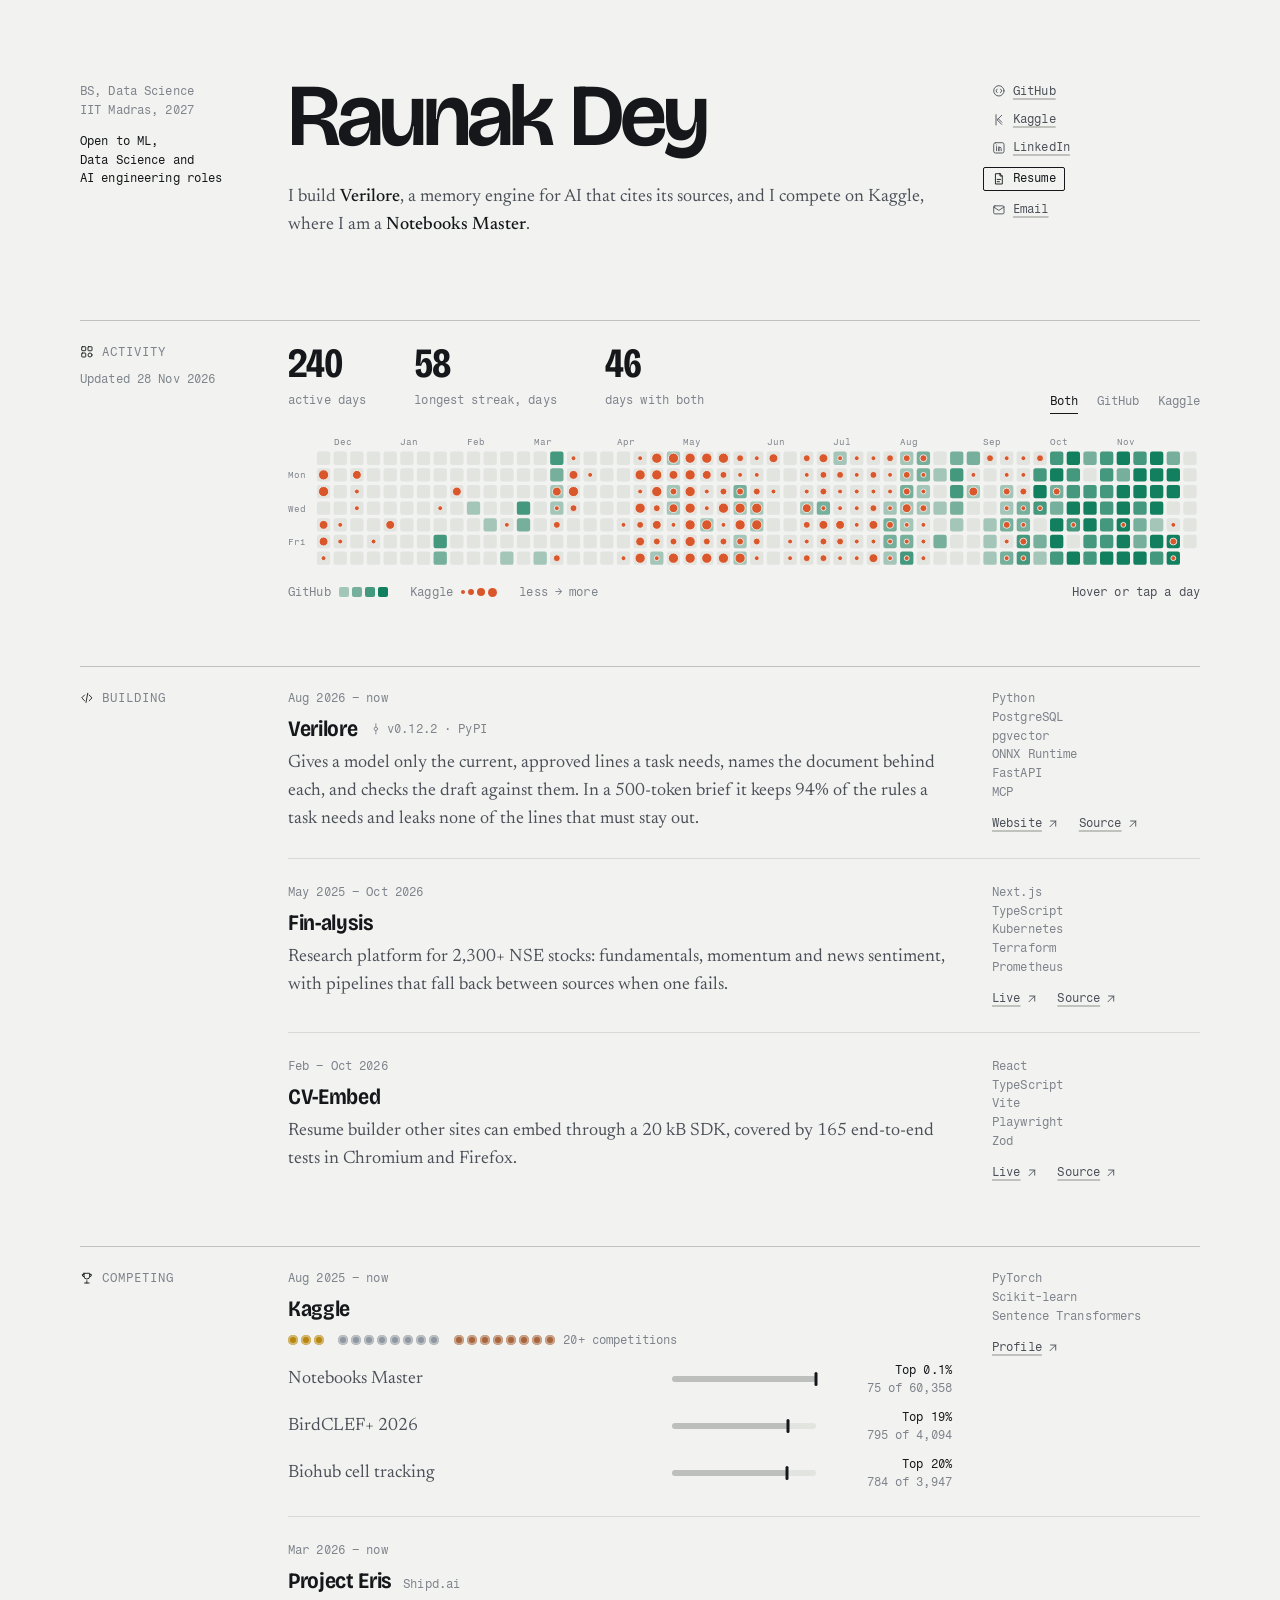
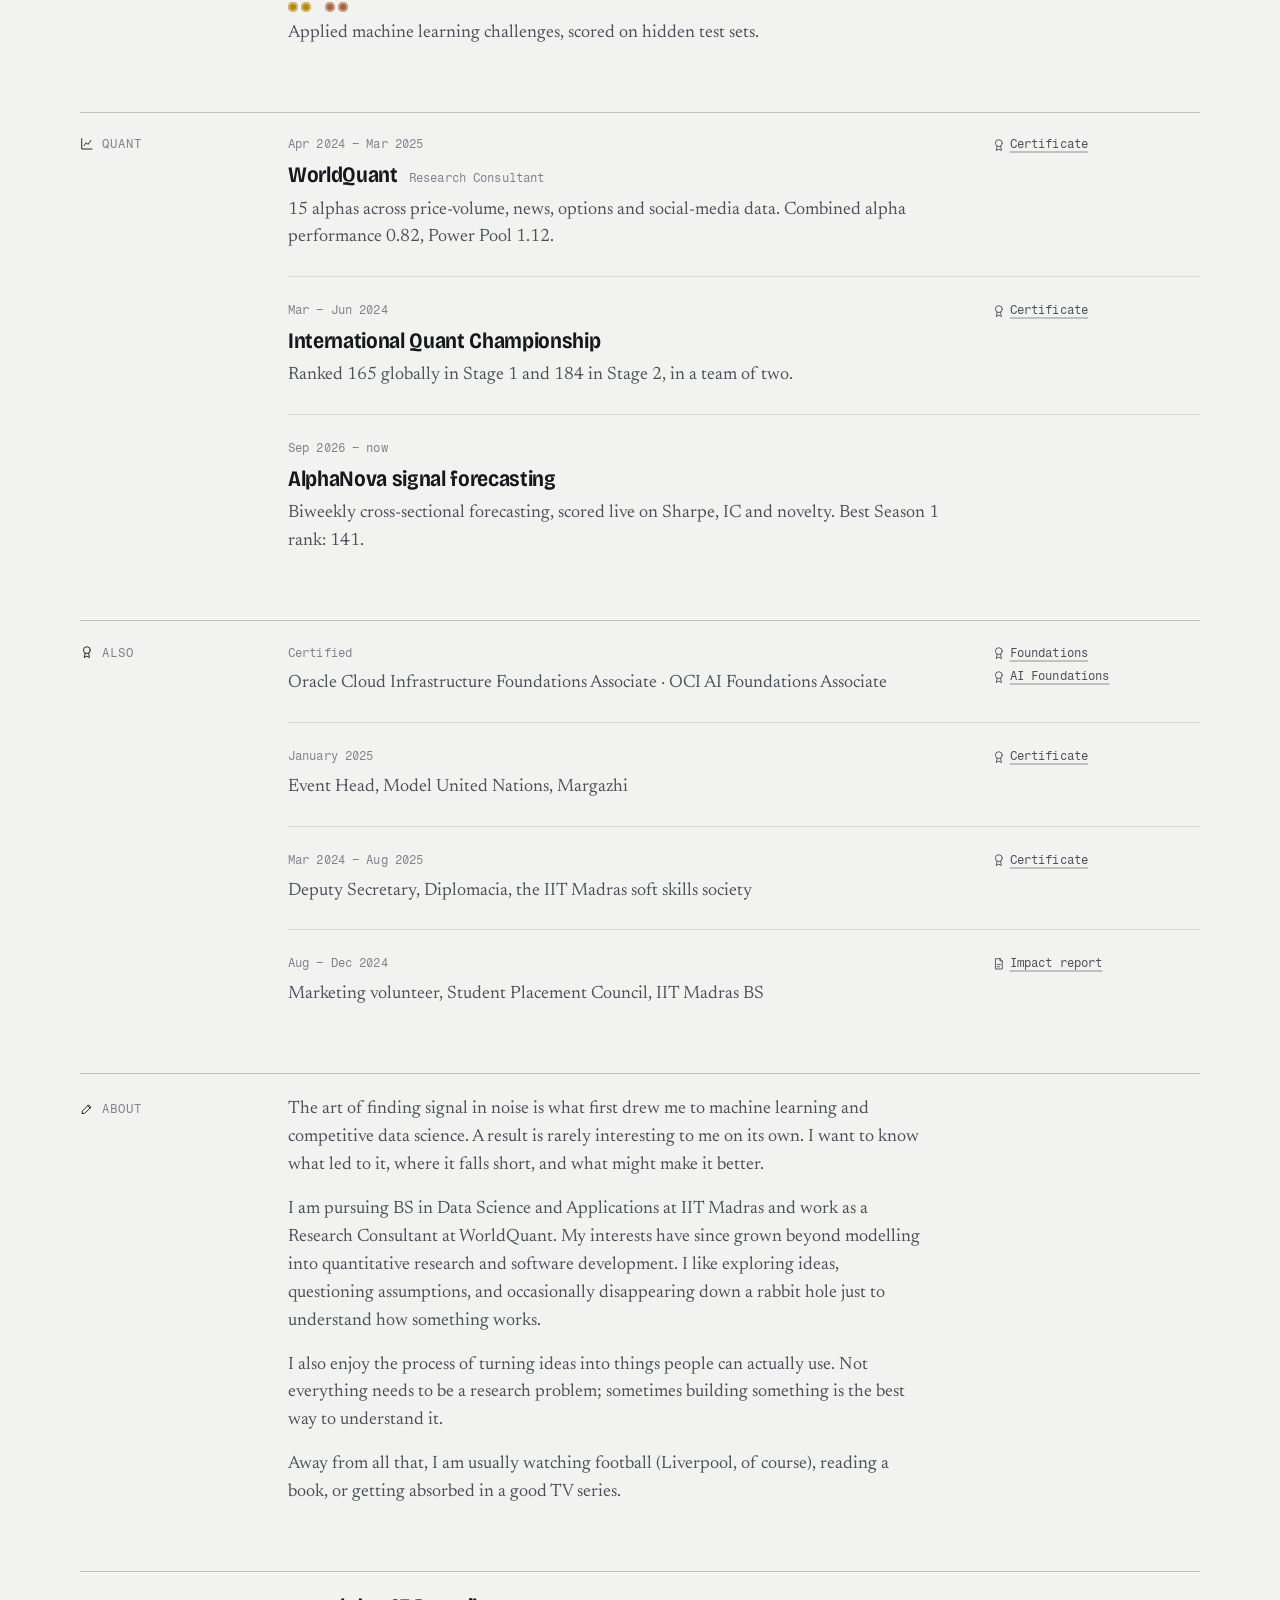
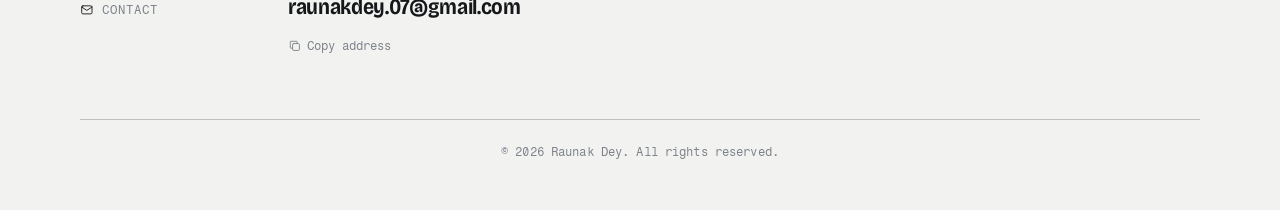
<file: index.html>
<!DOCTYPE html>
<html lang="en">
<head>
  <meta charset="UTF-8">
  <meta name="viewport" content="width=device-width, initial-scale=1">
  <title>Raunak Dey</title>
  <meta name="description" content="Raunak Dey builds Verilore, a memory engine for AI that cites its sources, and competes on Kaggle as a Notebooks Master. Open to ML, data science and AI engineering roles.">
  <meta name="author" content="Raunak Dey">
  <meta name="robots" content="index, follow">
  <meta name="google-site-verification" content="LJ-tpQGY-3I2OzFJNjLlKrk1Z7D3GqpGALhf3PMjdlI">
  <meta name="theme-color" content="#F2F3F1" media="(prefers-color-scheme: light)">
  <meta name="theme-color" content="#101214" media="(prefers-color-scheme: dark)">
  <link rel="canonical" href="https://raunak-dey.vercel.app/">

  <meta property="og:type" content="website">
  <meta property="og:url" content="https://raunak-dey.vercel.app/">
  <meta property="og:title" content="Raunak Dey">
  <meta property="og:description" content="Builds Verilore, a memory engine for AI that cites its sources. Kaggle Notebooks Master. Open to ML, data science and AI engineering roles.">
  <meta name="twitter:card" content="summary">
  <meta name="twitter:creator" content="@the_stoic_coder">

  <link rel="icon" href="assets/favicon.svg" type="image/svg+xml">
  <link rel="icon" href="assets/favicon.webp" type="image/webp">
  <link rel="icon" href="assets/favicon.ico" sizes="any">
  <link rel="apple-touch-icon" href="assets/favicon.png">

  <link rel="preconnect" href="https://fonts.googleapis.com">
  <link rel="preconnect" href="https://fonts.gstatic.com" crossorigin>
  <link rel="stylesheet" href="https://fonts.googleapis.com/css2?family=Bricolage+Grotesque:opsz,wdth,wght@12..96,75..100,400..800&family=Newsreader:opsz,wght@6..72,400;6..72,500&family=Fragment+Mono&display=swap">
  <link rel="stylesheet" href="css/main.css">
  <script src="js/main.js" defer></script>

  <script type="application/ld+json">
  {
    "@context": "https://schema.org",
    "@type": "Person",
    "name": "Raunak Dey",
    "url": "https://raunak-dey.vercel.app/",
    "alumniOf": {"@type": "CollegeOrUniversity", "name": "Indian Institute of Technology Madras"},
    "sameAs": [
      "https://github.com/raunakdey-07",
      "https://www.kaggle.com/raunakdey07",
      "https://www.linkedin.com/in/raunak-dey"
    ]
  }
  </script>
</head>
<body>
<a class="skip" href="#content">Skip to content</a>

<svg width="0" height="0" style="position:absolute" aria-hidden="true">
  <symbol id="i-build" viewBox="0 0 24 24"><path d="M8 7l-5 5 5 5M16 7l5 5-5 5M13.5 4l-3 16"/></symbol>
  <symbol id="i-trophy" viewBox="0 0 24 24"><path d="M8 21h8M12 17v4M7 4h10v5a5 5 0 0 1-10 0V4zM7 6H4v1a3 3 0 0 0 3 3M17 6h3v1a3 3 0 0 1-3 3"/></symbol>
  <symbol id="i-chart" viewBox="0 0 24 24"><path d="M3 3v18h18M7 15l4-5 3 3 5-7"/></symbol>
  <symbol id="i-grid" viewBox="0 0 24 24"><rect x="3" y="3" width="7" height="7" rx="1"/><rect x="14" y="3" width="7" height="7" rx="1"/><rect x="3" y="14" width="7" height="7" rx="1"/><circle cx="17.5" cy="17.5" r="3.5"/></symbol>
  <symbol id="i-badge" viewBox="0 0 24 24"><circle cx="12" cy="9" r="6"/><path d="M9 14.2L7.5 22 12 19.5 16.5 22 15 14.2"/></symbol>
  <symbol id="i-pen" viewBox="0 0 24 24"><path d="M4 20h4L19 9l-4-4L4 16v4zM13.5 6.5l4 4"/></symbol>
  <symbol id="i-mail" viewBox="0 0 24 24"><rect x="3" y="5" width="18" height="14" rx="2"/><path d="M3 7l9 6 9-6"/></symbol>
  <symbol id="i-tag" viewBox="0 0 24 24"><circle cx="12" cy="12" r="3"/><path d="M12 3v6M12 15v6"/></symbol>
  <symbol id="i-out" viewBox="0 0 24 24"><path d="M7 17L17 7M8 7h9v9"/></symbol>
  <symbol id="i-file" viewBox="0 0 24 24"><path d="M14 3H6v18h12V7l-4-4zM14 3v4h4M9 13h6M9 17h4"/></symbol>
  <symbol id="i-code" viewBox="0 0 24 24"><circle cx="12" cy="12" r="9"/><path d="M9 9l-2 3 2 3M15 9l2 3-2 3"/></symbol>
  <symbol id="i-k" viewBox="0 0 24 24"><path d="M7 3v18M17 4l-8 8 8 8M11 10l6 6"/></symbol>
  <symbol id="i-in" viewBox="0 0 24 24"><rect x="3" y="3" width="18" height="18" rx="3"/><path d="M8 10v7M8 7v.01M12 17v-4a2 2 0 0 1 4 0v4M12 10v7"/></symbol>
  <symbol id="i-copy" viewBox="0 0 24 24"><rect x="8" y="8" width="12" height="12" rx="2"/><path d="M16 8V5a1 1 0 0 0-1-1H5a1 1 0 0 0-1 1v10a1 1 0 0 0 1 1h3"/></symbol>
</svg>

<main class="wrap" id="content">
  <header class="mast">
    <div class="meta">BS, Data Science<br>IIT Madras, 2027<span class="open">Open to ML,<br class="wide"> Data Science and<br class="wide"> AI engineering roles</span></div>
    <div class="pair">
      <div class="body">
        <h1>Raunak Dey</h1>
        <p class="intro prose">I build <b>Verilore</b>, a memory engine for AI that cites its sources, and I compete on Kaggle, where I am a <b>Notebooks Master</b>.</p>
      </div>
      <nav class="out meta aside" aria-label="Profiles">
        <a href="https://github.com/raunakdey-07" target="_blank" rel="noopener noreferrer"><svg class="ico"><use href="#i-code"/></svg><span>GitHub</span></a>
        <a href="https://www.kaggle.com/raunakdey07" target="_blank" rel="noopener noreferrer"><svg class="ico"><use href="#i-k"/></svg><span>Kaggle</span></a>
        <a href="https://www.linkedin.com/in/raunak-dey" target="_blank" rel="noopener noreferrer"><svg class="ico"><use href="#i-in"/></svg><span>LinkedIn</span></a>
        <a class="primary" href="assets/Raunak%20Dey%20-%2022F3002175%20-%20IITM.pdf" target="_blank" rel="noopener noreferrer"><svg class="ico"><use href="#i-file"/></svg><span>Resume</span></a>
        <a href="#contact"><svg class="ico"><use href="#i-mail"/></svg><span>Email</span></a>
      </nav>
    </div>
  </header>

  <section id="activity" aria-labelledby="h-act">
    <div class="side">
      <h2 class="label meta" id="h-act"><svg class="ico"><use href="#i-grid"/></svg>Activity</h2>
      <p class="meta" id="asof"></p>
    </div>
    <div class="act">
    <div class="act-top">
      <div class="figures" aria-live="polite">
        <div><div class="figure" id="f-days">–</div><div class="meta">active days</div></div>
        <div><div class="figure" id="f-streak">–</div><div class="meta">longest streak, days</div></div>
        <div><div class="figure" id="f-both">–</div><div class="meta">days with both</div></div>
      </div>
      <div class="src" role="group" aria-label="Activity source">
        <button type="button" id="src-both" data-src="both" aria-pressed="true">Both</button>
        <button type="button" id="src-gh" data-src="gh" aria-pressed="false">GitHub</button>
        <button type="button" id="src-kg" data-src="kg" aria-pressed="false">Kaggle</button>
      </div>
    </div>
    <div class="cal-scroll" id="cal-scroll">
      <svg id="cal" role="img" aria-labelledby="cal-d"><desc id="cal-d">Daily GitHub and Kaggle activity over the last 12 months.</desc></svg>
    </div>
    <div class="cal-note meta">
      <div class="legend"><span>GitHub <span class="sw"><i class="key" style="background:color-mix(in srgb,var(--gh) 30%,var(--cell))"></i><i class="key" style="background:color-mix(in srgb,var(--gh) 52%,var(--cell))"></i><i class="key" style="background:color-mix(in srgb,var(--gh) 76%,var(--cell))"></i><i class="key" style="background:color-mix(in srgb,var(--gh) 100%,var(--cell))"></i></span></span><span>Kaggle <span class="sw"><i class="dot" style="--d:4px"></i><i class="dot" style="--d:6px"></i><i class="dot" style="--d:8px"></i><i class="dot" style="--d:9px"></i></span></span><span>less → more</span></div>
      <span id="readout">Hover or tap a day</span>
    </div>
    </div>
  </section>

  <section id="building" aria-labelledby="h-build">
    <h2 class="label meta" id="h-build"><svg class="ico"><use href="#i-build"/></svg>Building</h2>
    <div class="entries">
      <article class="e">
        <div class="body">
          <p class="meta when">Aug 2026 – now</p>
          <h3>Verilore <span class="meta"><svg class="ico"><use href="#i-tag"/></svg>v0.12.2 · PyPI</span></h3>
          <p class="prose">Gives a model only the current, approved lines a task needs, names the document behind each, and checks the draft against them. In a 500-token brief it keeps 94% of the rules a task needs and leaks none of the lines that must stay out.</p>
        </div>
        <div class="aside">
          <div class="stack meta"><span>Python</span><span>PostgreSQL</span><span>pgvector</span><span>ONNX Runtime</span><span>FastAPI</span><span>MCP</span></div>
          <div class="links meta"><a href="https://verilore.vercel.app/" target="_blank" rel="noopener noreferrer">Website <svg class="ico"><use href="#i-out"/></svg></a><a href="https://github.com/raunakdey-07/verilore" target="_blank" rel="noopener noreferrer">Source <svg class="ico"><use href="#i-out"/></svg></a></div>
        </div>
      </article>
      <article class="e">
        <div class="body">
          <p class="meta when">May 2025 – Oct 2026</p>
          <h3>Fin-alysis</h3>
          <p class="prose">Research platform for 2,300+ NSE stocks: fundamentals, momentum and news sentiment, with pipelines that fall back between sources when one fails.</p>
        </div>
        <div class="aside">
          <div class="stack meta"><span>Next.js</span><span>TypeScript</span><span>Kubernetes</span><span>Terraform</span><span>Prometheus</span></div>
          <div class="links meta"><a href="https://fin-alysis.vercel.app/" target="_blank" rel="noopener noreferrer">Live <svg class="ico"><use href="#i-out"/></svg></a><a href="https://github.com/raunakdey-07/finalysis_2.0" target="_blank" rel="noopener noreferrer">Source <svg class="ico"><use href="#i-out"/></svg></a></div>
        </div>
      </article>
      <article class="e">
        <div class="body">
          <p class="meta when">Feb – Oct 2026</p>
          <h3>CV-Embed</h3>
          <p class="prose">Resume builder other sites can embed through a 20&nbsp;kB SDK, covered by 165 end-to-end tests in Chromium and Firefox.</p>
        </div>
        <div class="aside">
          <div class="stack meta"><span>React</span><span>TypeScript</span><span>Vite</span><span>Playwright</span><span>Zod</span></div>
          <div class="links meta"><a href="https://cv-embed.vercel.app/" target="_blank" rel="noopener noreferrer">Live <svg class="ico"><use href="#i-out"/></svg></a><a href="https://github.com/raunakdey-07/cv-embed" target="_blank" rel="noopener noreferrer">Source <svg class="ico"><use href="#i-out"/></svg></a></div>
        </div>
      </article>
    </div>
  </section>

  <section id="competing" aria-labelledby="h-comp">
    <h2 class="label meta" id="h-comp"><svg class="ico"><use href="#i-trophy"/></svg>Competing</h2>
    <div class="entries">
      <article class="e">
        <div class="body">
          <p class="meta when">Aug 2025 – now</p>
          <h3>Kaggle</h3>
          <div class="medals" aria-label="3 gold, 8 silver and 8 bronze medals across 20+ competitions">
          <span class="tally"><i class="m g"></i><i class="m g"></i><i class="m g"></i></span>
          <span class="tally"><i class="m s"></i><i class="m s"></i><i class="m s"></i><i class="m s"></i><i class="m s"></i><i class="m s"></i><i class="m s"></i><i class="m s"></i></span>
          <span class="tally"><i class="m b"></i><i class="m b"></i><i class="m b"></i><i class="m b"></i><i class="m b"></i><i class="m b"></i><i class="m b"></i><i class="m b"></i><span class="meta">20+ competitions</span></span>
          </div>
          <div class="ranks">
          <div class="rank"><p class="prose">Notebooks Master</p><span class="bar" style="--p:.12%"></span><p class="meta">Top 0.1%<span>75 of 60,358</span></p></div>
          <div class="rank"><p class="prose">BirdCLEF+ 2026</p><span class="bar" style="--p:19.4%"></span><p class="meta">Top 19%<span>795 of 4,094</span></p></div>
          <div class="rank"><p class="prose">Biohub cell tracking</p><span class="bar" style="--p:19.9%"></span><p class="meta">Top 20%<span>784 of 3,947</span></p></div>
          </div>
        </div>
        <div class="aside">
          <div class="stack meta"><span>PyTorch</span><span>Scikit-learn</span><span>Sentence Transformers</span></div>
          <div class="links meta"><a href="https://www.kaggle.com/raunakdey07" target="_blank" rel="noopener noreferrer">Profile <svg class="ico"><use href="#i-out"/></svg></a></div>
        </div>
      </article>
      <article class="e">
        <div class="body">
          <p class="meta when">Mar 2026 – now</p>
          <h3>Project Eris <span class="meta">Shipd.ai</span></h3>
          <div class="medals" aria-label="2 gold and 2 bronze">
          <span class="tally"><i class="m g"></i><i class="m g"></i></span>
          <span class="tally"><i class="m b"></i><i class="m b"></i></span>
          </div>
          <p class="prose">Applied machine learning challenges, scored on hidden test sets.</p>
        </div>
      </article>
    </div>
  </section>

  <section id="quant" aria-labelledby="h-quant">
    <h2 class="label meta" id="h-quant"><svg class="ico"><use href="#i-chart"/></svg>Quant</h2>
    <div class="entries">
      <article class="e">
        <div class="body">
          <p class="meta when">Apr 2024 – Mar 2025</p>
          <h3>WorldQuant <span class="meta">Research Consultant</span></h3>
          <p class="prose">15 alphas across price-volume, news, options and social-media data. Combined alpha performance 0.82, Power Pool 1.12.</p>
        </div>
        <div class="aside">
          <div class="links meta"><a href="assets/achievements/worldquant-gold.webp" target="_blank" rel="noopener noreferrer"><svg class="ico"><use href="#i-badge"/></svg>Certificate</a></div>
        </div>
      </article>
      <article class="e">
        <div class="body">
          <p class="meta when">Mar – Jun 2024</p>
          <h3>International Quant Championship</h3>
          <p class="prose">Ranked 165 globally in Stage 1 and 184 in Stage 2, in a team of two.</p>
        </div>
        <div class="aside">
          <div class="links meta"><a href="assets/achievements/iqc2024-linkedin.webp" target="_blank" rel="noopener noreferrer"><svg class="ico"><use href="#i-badge"/></svg>Certificate</a></div>
        </div>
      </article>
      <article class="e">
        <div class="body">
          <p class="meta when">Sep 2026 – now</p>
          <h3>AlphaNova signal forecasting</h3>
          <p class="prose">Biweekly cross-sectional forecasting, scored live on Sharpe, IC and novelty. Best Season 1 rank: 141.</p>
        </div>
      </article>
    </div>
  </section>

  <section id="more" aria-labelledby="h-more">
    <h2 class="label meta" id="h-more"><svg class="ico"><use href="#i-badge"/></svg>Also</h2>
    <div class="entries">
      <div class="e">
        <div class="body"><p class="meta when">Certified</p><p class="prose">Oracle Cloud Infrastructure Foundations Associate · OCI AI Foundations Associate</p></div>
        <div class="aside"><div class="links meta"><a href="https://catalog-education.oracle.com/pls/certview/sharebadge?id=B9D352B1CB54FBCA020A33F1114C713745FDDD8EA8447AC9478BCFE466BD56CE" target="_blank" rel="noopener noreferrer"><svg class="ico"><use href="#i-badge"/></svg>Foundations</a><a href="https://catalog-education.oracle.com/pls/certview/sharebadge?id=78A74140E2A54FE45EEF525146E626B6CF84D3D8D3C6667D269D33D7F0141AF6" target="_blank" rel="noopener noreferrer"><svg class="ico"><use href="#i-badge"/></svg>AI Foundations</a></div></div>
      </div>
      <div class="e">
        <div class="body"><p class="meta when">January 2025</p><p class="prose">Event Head, Model United Nations, Margazhi</p></div>
        <div class="aside"><div class="links meta"><a href="assets/achievements/margazhi2025-linkedin.webp" target="_blank" rel="noopener noreferrer"><svg class="ico"><use href="#i-badge"/></svg>Certificate</a></div></div>
      </div>
      <div class="e">
        <div class="body"><p class="meta when">Mar 2024 – Aug 2025</p><p class="prose">Deputy Secretary, Diplomacia, the IIT Madras soft skills society</p></div>
        <div class="aside"><div class="links meta"><a href="assets/achievements/SA%20Contribution.webp" target="_blank" rel="noopener noreferrer"><svg class="ico"><use href="#i-badge"/></svg>Certificate</a></div></div>
      </div>
      <div class="e">
        <div class="body"><p class="meta when">Aug – Dec 2024</p><p class="prose">Marketing volunteer, Student Placement Council, IIT Madras BS</p></div>
        <div class="aside"><div class="links meta"><a href="https://docs.google.com/document/d/1vPgdQDONzcgIef9Exov5AQY7wlfPmJT1Y18QKcJBfAI/" target="_blank" rel="noopener noreferrer"><svg class="ico"><use href="#i-file"/></svg>Impact report</a></div></div>
      </div>
    </div>
  </section>

  <section id="about" aria-labelledby="h-about">
    <h2 class="label meta" id="h-about"><svg class="ico"><use href="#i-pen"/></svg>About</h2>
    <div class="about">
      <p class="prose">The art of finding signal in noise is what first drew me to machine learning and competitive data science. A result is rarely interesting to me on its own. I want to know what led to it, where it falls short, and what might make it better.</p>
      <p class="prose">I am pursuing BS in Data Science and Applications at IIT Madras and work as a Research Consultant at WorldQuant. My interests have since grown beyond modelling into quantitative research and software development. I like exploring ideas, questioning assumptions, and occasionally disappearing down a rabbit hole just to understand how something works.</p>
      <p class="prose">I also enjoy the process of turning ideas into things people can actually use. Not everything needs to be a research problem; sometimes building something is the best way to understand it.</p>
      <p class="prose">Away from all that, I am usually watching football (Liverpool, of course), reading a book, or getting absorbed in a good TV series.</p>
    </div>
  </section>

  <section id="contact" aria-labelledby="h-contact">
    <h2 class="label meta" id="h-contact"><svg class="ico"><use href="#i-mail"/></svg>Contact</h2>
    <div class="about">
      <a class="title" id="email" href="mailto:raunakdey.07@gmail.com">raunakdey.07@gmail.com</a>
      <button type="button" class="copy meta" id="copy"><svg class="ico"><use href="#i-copy"/></svg><span id="copy-l">Copy address</span></button>
    </div>
  </section>

  <footer class="meta">© 2026 Raunak Dey. All rights reserved.</footer>
</main>

<button type="button" class="totop" id="totop" aria-label="Back to top" hidden>
  <svg class="ico" viewBox="0 0 24 24" aria-hidden="true"><path d="M12 19V5M6 11l6-6 6 6"/></svg>
</button>
</body>
</html>
</file>
<file: css/main.css>
/* Layout: a logbook in three columns on desktop.
   rail   section names, sticky while their section scrolls
   body   the entry itself: date, title, description, results
   aside  the entry's stack and links, so every row ends on the same edge
   Below 1100px the aside drops under the body; below 720px the rail stacks on top.

   Type scale, used everywhere and nowhere else:
   hero   h1 only            display 620
   figure activity numbers   display 650
   title  entry names, email display 650
   body   all prose          serif 400 (500 for emphasis)
   meta   labels, dates, data mono 400 */
:root{
  --paper:#F2F3F1; --ink:#15171A; --ink-2:#4B5058; --ink-3:#7E838B; --rule:#D8DAD6; --rule-2:#BFC2BD; --cell:#E2E4E0;
  --gh:#12805F; --kg:#D9572B; --gold:#B8860B; --silver:#8E969F; --bronze:#A8643A;
  --f-display:"Bricolage Grotesque","Avenir Next Condensed","Arial Narrow",system-ui,sans-serif;
  --f-text:"Newsreader","Iowan Old Style","Palatino Linotype",Georgia,serif;
  --f-mono:"Fragment Mono",ui-monospace,"SFMono-Regular",Menlo,Consolas,monospace;
  --fs-hero:clamp(2.6rem,1.2rem + 5.4vw,5.6rem); --fs-figure:clamp(2rem,1.6rem + 1.6vw,2.6rem); --fs-title:1.375rem; --fs-body:1.125rem; --fs-meta:.78rem;
  --col:70rem; --rail:10.5rem; --aside:13rem; --gap:2.5rem;
  --cap-offset:calc(var(--fs-hero) * .2 - .49rem);
}
@media (prefers-color-scheme: dark){:root{
  --paper:#101214; --ink:#ECEDEA; --ink-2:#ADB2B8; --ink-3:#7A8087; --rule:#2A2D31; --rule-2:#3A3E43; --cell:#1D2024;
  --gh:#3DC497; --kg:#EE7447; --gold:#E3B341; --silver:#B7BEC6; --bronze:#D28A5C;}}

*{box-sizing:border-box}
html{color-scheme:light}
@media (prefers-color-scheme: dark){html{color-scheme:dark}}
body{margin:0;background:var(--paper);color:var(--ink);font:400 var(--fs-body)/1.55 var(--f-text);-webkit-font-smoothing:antialiased;
  padding-left:max(16px,env(safe-area-inset-left,0px));padding-right:max(16px,env(safe-area-inset-right,0px))}
.skip{position:absolute;left:-999px;top:.5rem;z-index:2;background:var(--ink);color:var(--paper);padding:.4rem .7rem;font:400 var(--fs-meta)/1.5 var(--f-mono)}
.skip:focus{left:max(16px,env(safe-area-inset-left,0px))}
p{margin:0}
b{font-weight:500}
a{color:inherit;text-decoration-color:var(--rule-2);text-underline-offset:.22em;text-decoration-thickness:1.5px}
a:hover{text-decoration-color:currentColor}
:focus-visible{outline:2px solid var(--ink);outline-offset:3px}
.wrap{max-width:var(--col);margin:0 auto}
.meta{font:400 var(--fs-meta)/1.5 var(--f-mono);letter-spacing:.01em;color:var(--ink-3)}
.ico{width:1.1em;height:1.1em;flex:none;stroke:currentColor;fill:none;stroke-width:1.6;stroke-linecap:round;stroke-linejoin:round;vertical-align:-.18em}
h1,h3,.title,.figure{font-family:var(--f-display);margin:0;text-wrap:balance}
h1{font-size:var(--fs-hero);font-weight:620;font-variation-settings:"wdth" 100,"opsz" 96;line-height:1;letter-spacing:-.045em;word-spacing:.05em}
h3,.title{font-size:var(--fs-title);font-weight:650;font-variation-settings:"wdth" 88;line-height:1.2;letter-spacing:-.015em}
.figure{font-size:var(--fs-figure);font-weight:650;font-variation-settings:"wdth" 80;line-height:1;letter-spacing:-.03em;font-variant-numeric:tabular-nums}
.prose{color:var(--ink-2)}
.body .prose{max-width:44rem}

/* rail + content: every block shares these two columns */
.mast,section{display:grid;grid-template-columns:var(--rail) minmax(0,1fr);column-gap:var(--gap)}
.mast{padding-block:4.5rem 1rem}
section{margin-top:4rem;padding-top:1.4rem;border-top:1px solid var(--rule-2)}
.label{position:sticky;top:1.5rem;align-self:start;margin:0;text-transform:uppercase;letter-spacing:.08em}
.label .ico{color:var(--ink);margin-right:.5rem}

/* body + aside: inside the content column */
.pair,.e{display:grid;grid-template-columns:minmax(0,1fr) var(--aside);column-gap:var(--gap)}
.body{display:grid;gap:.5rem;align-content:start;min-width:0}
.aside{display:grid;gap:.8rem;align-content:start;min-width:0}
.aside .stack{flex-direction:column}
.aside .stack span::after{display:none}
.entries{display:grid}
.e{padding-block:1.5rem;border-top:1px solid var(--rule)}
.e:first-child{border-top:0;padding-top:0}
.e:last-child{padding-bottom:0}

/* masthead */
.mast > .meta{padding-top:var(--cap-offset)}
.open{display:block;margin-top:.8rem;color:var(--ink);text-wrap:balance}
.intro{margin-top:1rem;max-width:34rem}
.intro b{color:var(--ink)}
.out{display:flex;flex-direction:column;align-items:flex-start;gap:.6rem;padding-top:var(--cap-offset)}
.out a{display:inline-flex;align-items:center;gap:.45rem;text-decoration:none;color:var(--ink-2)}
.out a:hover{color:var(--ink)}
.out a span{text-decoration:underline;text-decoration-color:var(--rule-2);text-underline-offset:.22em;text-decoration-thickness:1.5px}
.out a.primary{color:var(--ink);border:1px solid var(--ink);border-radius:2px;padding:.1rem .5rem;margin-left:calc(-.5rem - 1px)}
.out a.primary span{text-decoration:none}
.out a.primary:hover{background:var(--ink);color:var(--paper)}

/* entries */
h3{display:flex;flex-wrap:wrap;align-items:baseline;gap:.2rem .7rem}
h3 .meta{display:inline-flex;align-items:center;gap:.3rem;font-variation-settings:normal}
.stack{display:flex;flex-wrap:wrap}
.stack span:not(:last-child)::after{content:"/";color:var(--rule-2);padding-inline:.4rem}
.links{display:flex;flex-wrap:wrap;gap:.3rem 1.2rem}
.links a{display:inline-flex;align-items:center;gap:.25rem;color:var(--ink-2)}

/* medals + rank bars */
.medals{display:flex;flex-wrap:wrap;align-items:center;gap:.9rem}
.tally{display:inline-flex;align-items:center;gap:3px}
.tally .meta{margin-left:.35rem}
.m{width:10px;height:10px;border-radius:50%;background:var(--c);box-shadow:inset 0 0 0 2px color-mix(in srgb,var(--c) 55%,var(--paper))}
.g{--c:var(--gold)} .s{--c:var(--silver)} .b{--c:var(--bronze)}
.ranks{display:grid;gap:.6rem;margin-top:.2rem}
.rank{display:grid;grid-template-columns:minmax(0,1fr) 9rem 7.5rem;gap:1rem;align-items:center}
.rank .prose{line-height:1.3}
.bar{position:relative;height:6px;background:var(--cell);border-radius:3px}
.bar::before{content:"";position:absolute;inset:0 auto 0 0;width:calc(100% - var(--p));background:color-mix(in srgb,var(--ink) 18%,transparent);border-radius:3px}
.bar::after{content:"";position:absolute;top:50%;left:calc(100% - var(--p));width:3px;height:14px;background:var(--ink);transform:translate(-50%,-50%);border-radius:2px}
.rank .meta{text-align:right;color:var(--ink)}
.rank .meta span{display:block;color:var(--ink-3);white-space:nowrap}

/* activity */
.side{display:grid;align-content:start;gap:.5rem;align-self:start;position:sticky;top:1.5rem}
.side .label{position:static}
.act{min-width:0}
.act-top{display:flex;flex-wrap:wrap;justify-content:space-between;align-items:end;gap:1.5rem}
.figures{display:flex;flex-wrap:wrap;gap:1.2rem 3rem}
.figures .meta{margin-top:.4rem}
.src{display:flex;gap:1.2rem;margin-bottom:calc(-.15rem - 1.5px)}
.src button{all:unset;cursor:pointer;font:400 var(--fs-meta)/1.5 var(--f-mono);color:var(--ink-3);padding-bottom:.15rem;border-bottom:1.5px solid transparent}
.src button[aria-pressed="true"]{color:var(--ink);border-color:var(--ink)}
.src button:focus-visible{outline:2px solid var(--ink);outline-offset:3px}
.cal-scroll{min-width:0;max-width:100%;overflow-x:auto;margin-top:1.6rem;scrollbar-width:thin}
#cal{display:block;width:100%;min-width:760px;height:auto}
#cal text{font-family:var(--f-mono);font-size:8.5px;fill:var(--ink-3)}
#cal .on rect{stroke:var(--ink);stroke-width:1.5}
.cell{animation:rise .6s ease-out backwards}
@keyframes rise{from{opacity:.15}}
@media (prefers-reduced-motion:reduce){.cell{animation:none}}
.cal-scroll.faded{-webkit-mask-image:linear-gradient(90deg,transparent,#000 2.5rem);mask-image:linear-gradient(90deg,transparent,#000 2.5rem)}
.cal-note{display:flex;flex-wrap:wrap;justify-content:space-between;gap:.5rem 2rem;margin-top:.8rem}
.legend{display:flex;flex-wrap:wrap;gap:.4rem 1.4rem}
.legend > span{display:inline-flex;align-items:center;gap:.5rem}
.sw{display:inline-flex;align-items:center;gap:3px}
.key{width:10px;height:10px;border-radius:2px;display:inline-block}
.dot{width:var(--d);height:var(--d);border-radius:50%;background:var(--kg);display:inline-block}
#readout{color:var(--ink-2);font-variant-numeric:tabular-nums;white-space:nowrap}

/* about + contact */
#about,#contact{align-items:baseline}
#about > .label,#contact > .label{align-self:baseline}
.about{display:grid;gap:1rem;max-width:40rem}
.copy{all:unset;cursor:pointer;font:400 var(--fs-meta)/1.5 var(--f-mono);color:var(--ink-3);display:inline-flex;gap:.35rem;align-items:center;justify-self:start}
.copy:hover{color:var(--ink)}
.copy:focus-visible{outline:2px solid var(--ink);outline-offset:3px}
#email{overflow-wrap:anywhere;text-decoration:none;justify-self:start}
#email:hover{text-decoration:underline}
footer{margin-top:4rem;padding-block:1.4rem 3rem;border-top:1px solid var(--rule-2);text-align:center;text-wrap:balance}

/* back to top: fixed bottom-right, styled like the Resume box; shown once Contact is in view */
.totop{position:fixed;z-index:3;right:max(16px,env(safe-area-inset-right,0px),calc(50% - var(--col) / 2));bottom:max(16px,calc(env(safe-area-inset-bottom,0px) + .5rem));
  width:2.75rem;height:2.75rem;display:grid;place-items:center;padding:0;cursor:pointer;
  background:var(--paper);color:var(--ink);border:1px solid var(--ink);border-radius:2px;
  opacity:0;visibility:hidden;transform:translateY(.5rem);transition:opacity .2s ease,transform .2s ease,visibility 0s linear .2s}
.totop.show{opacity:1;visibility:visible;transform:none;transition:opacity .2s ease,transform .2s ease}
.totop:hover{background:var(--ink);color:var(--paper)}
.totop .ico{width:1.15rem;height:1.15rem;vertical-align:0}
@media (prefers-reduced-motion:reduce){.totop,.totop.show{transition:none;transform:none}}

/* tablet: the aside drops under the body */
@media (max-width:1100px){
  .pair,.e{grid-template-columns:minmax(0,1fr)}
  .aside{margin-top:.5rem;gap:.5rem}
  .aside .stack{flex-direction:row}
  .aside .stack span:not(:last-child)::after{display:inline}
  .out{flex-direction:row;flex-wrap:wrap;align-items:baseline;gap:.4rem 1.4rem;padding-top:0;margin-top:1.5rem}
  .out a.primary{margin-left:0}
}
/* phone: the rail stacks on top */
@media (max-width:720px){
  .mast,section{grid-template-columns:minmax(0,1fr)}
  .mast{padding-top:3.5rem}
  .mast > .meta{padding:0 0 .8rem}
  br.wide{display:none}
  .label,.side{position:static}
  .label{margin-bottom:1rem}
  .side{margin-bottom:1.2rem}
  section{margin-top:3rem}
  #readout{white-space:normal}
  footer{padding-bottom:calc(3rem + 2.75rem)}
  .rank{grid-template-columns:minmax(0,1fr) 7.5rem;row-gap:.35rem}
  .rank .bar{grid-column:1 / -1;grid-row:2}
}
</file>
